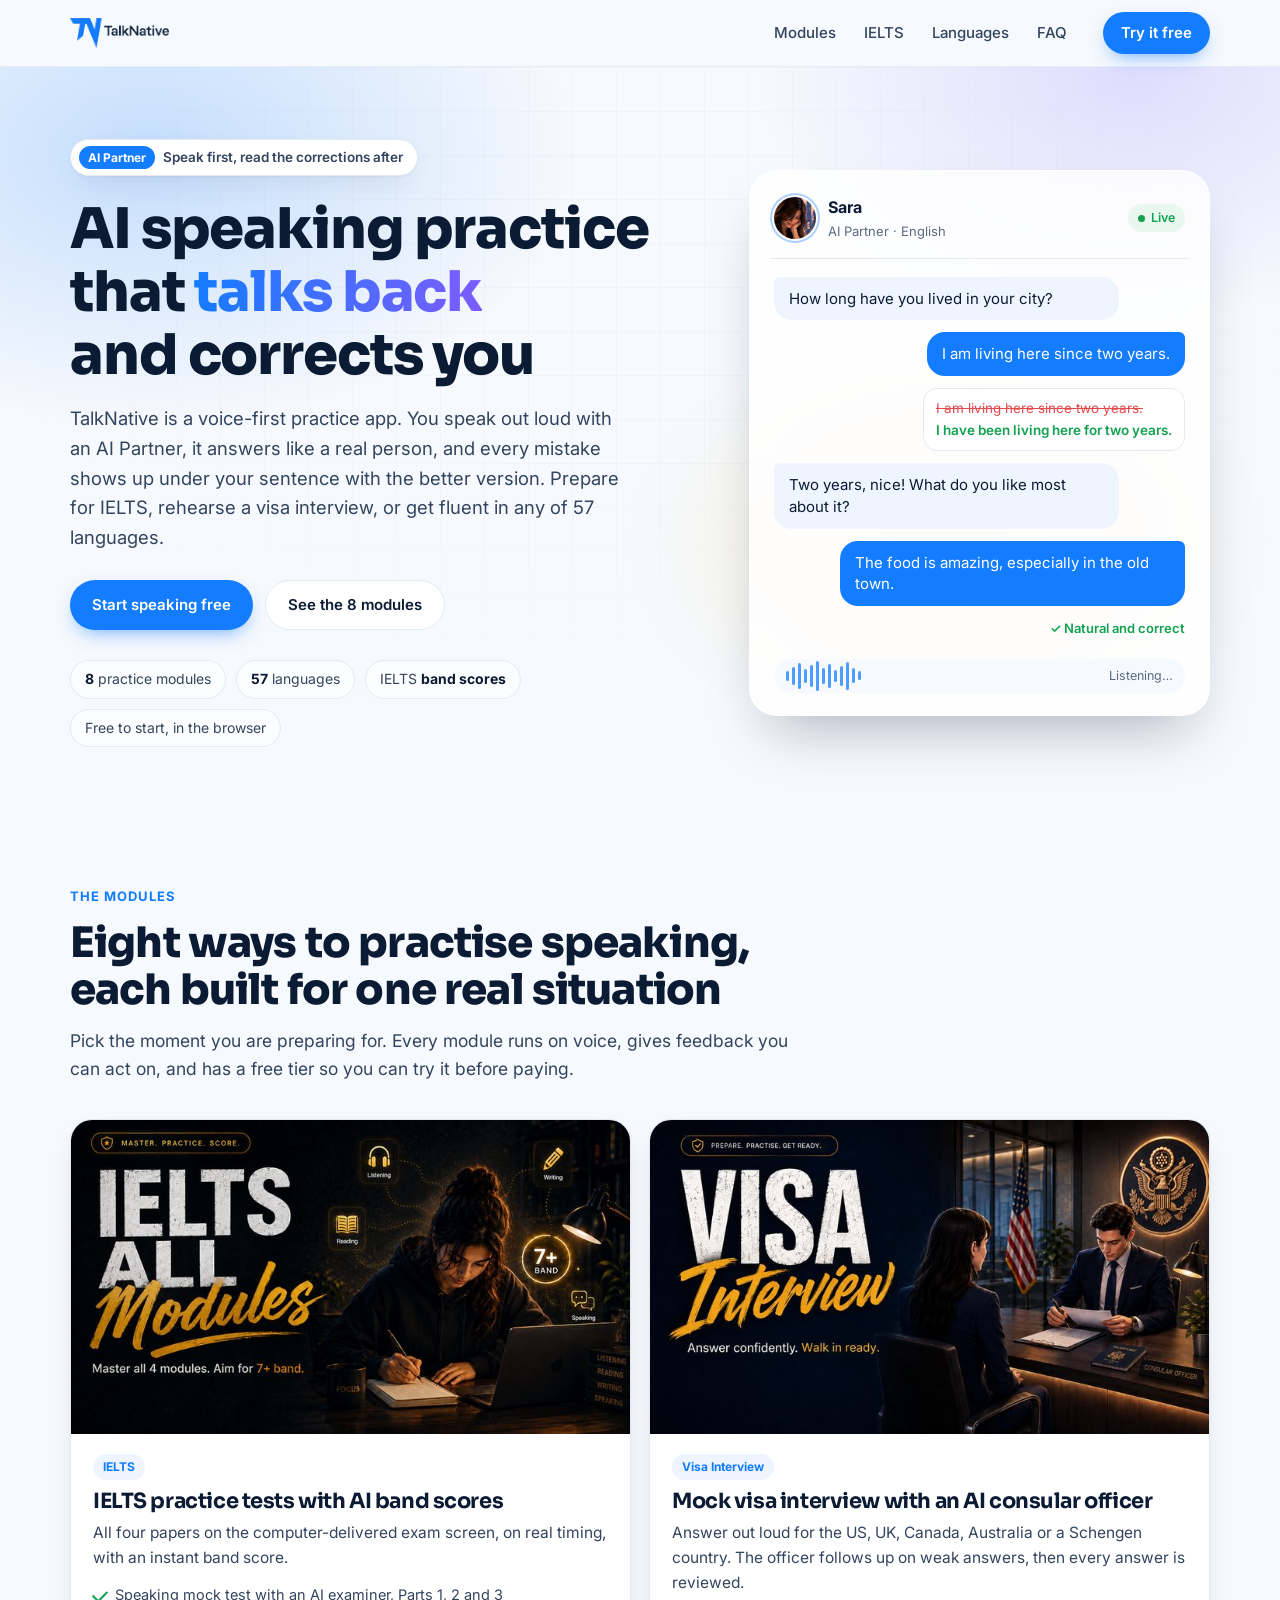
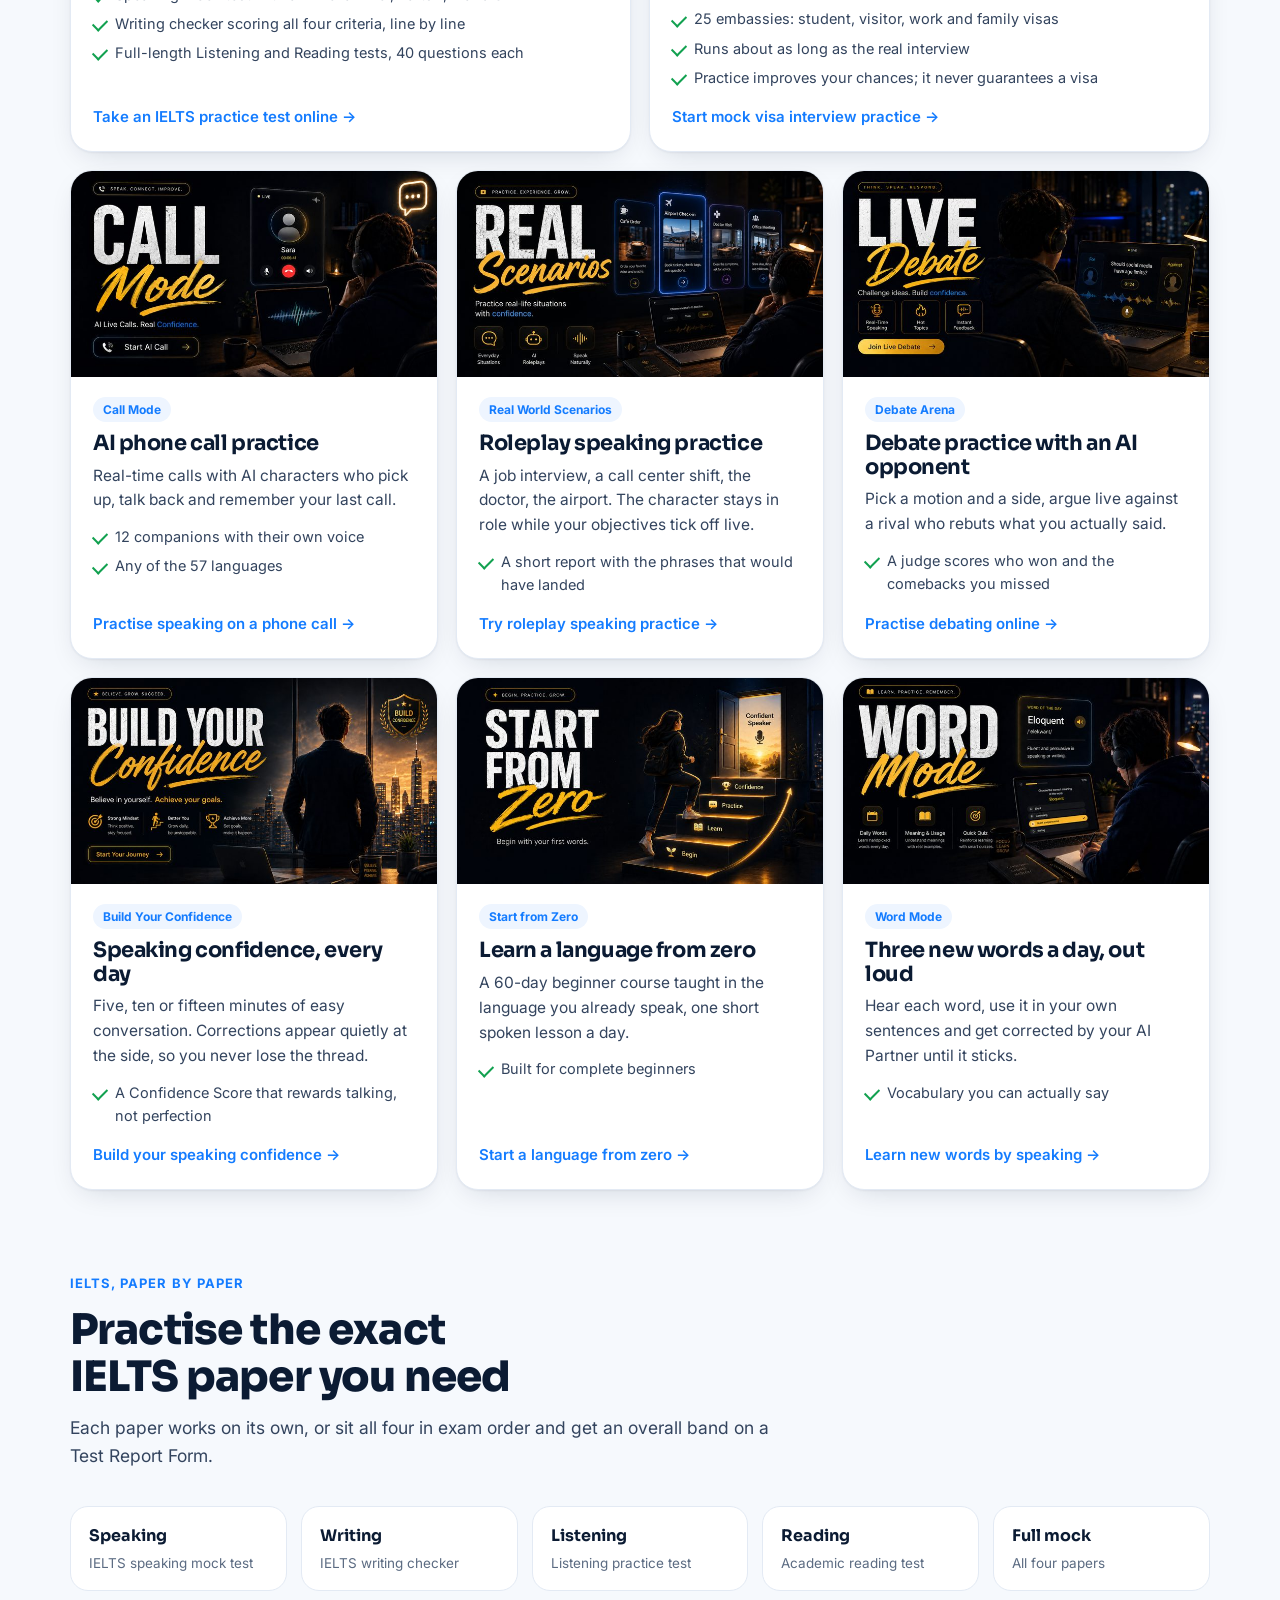
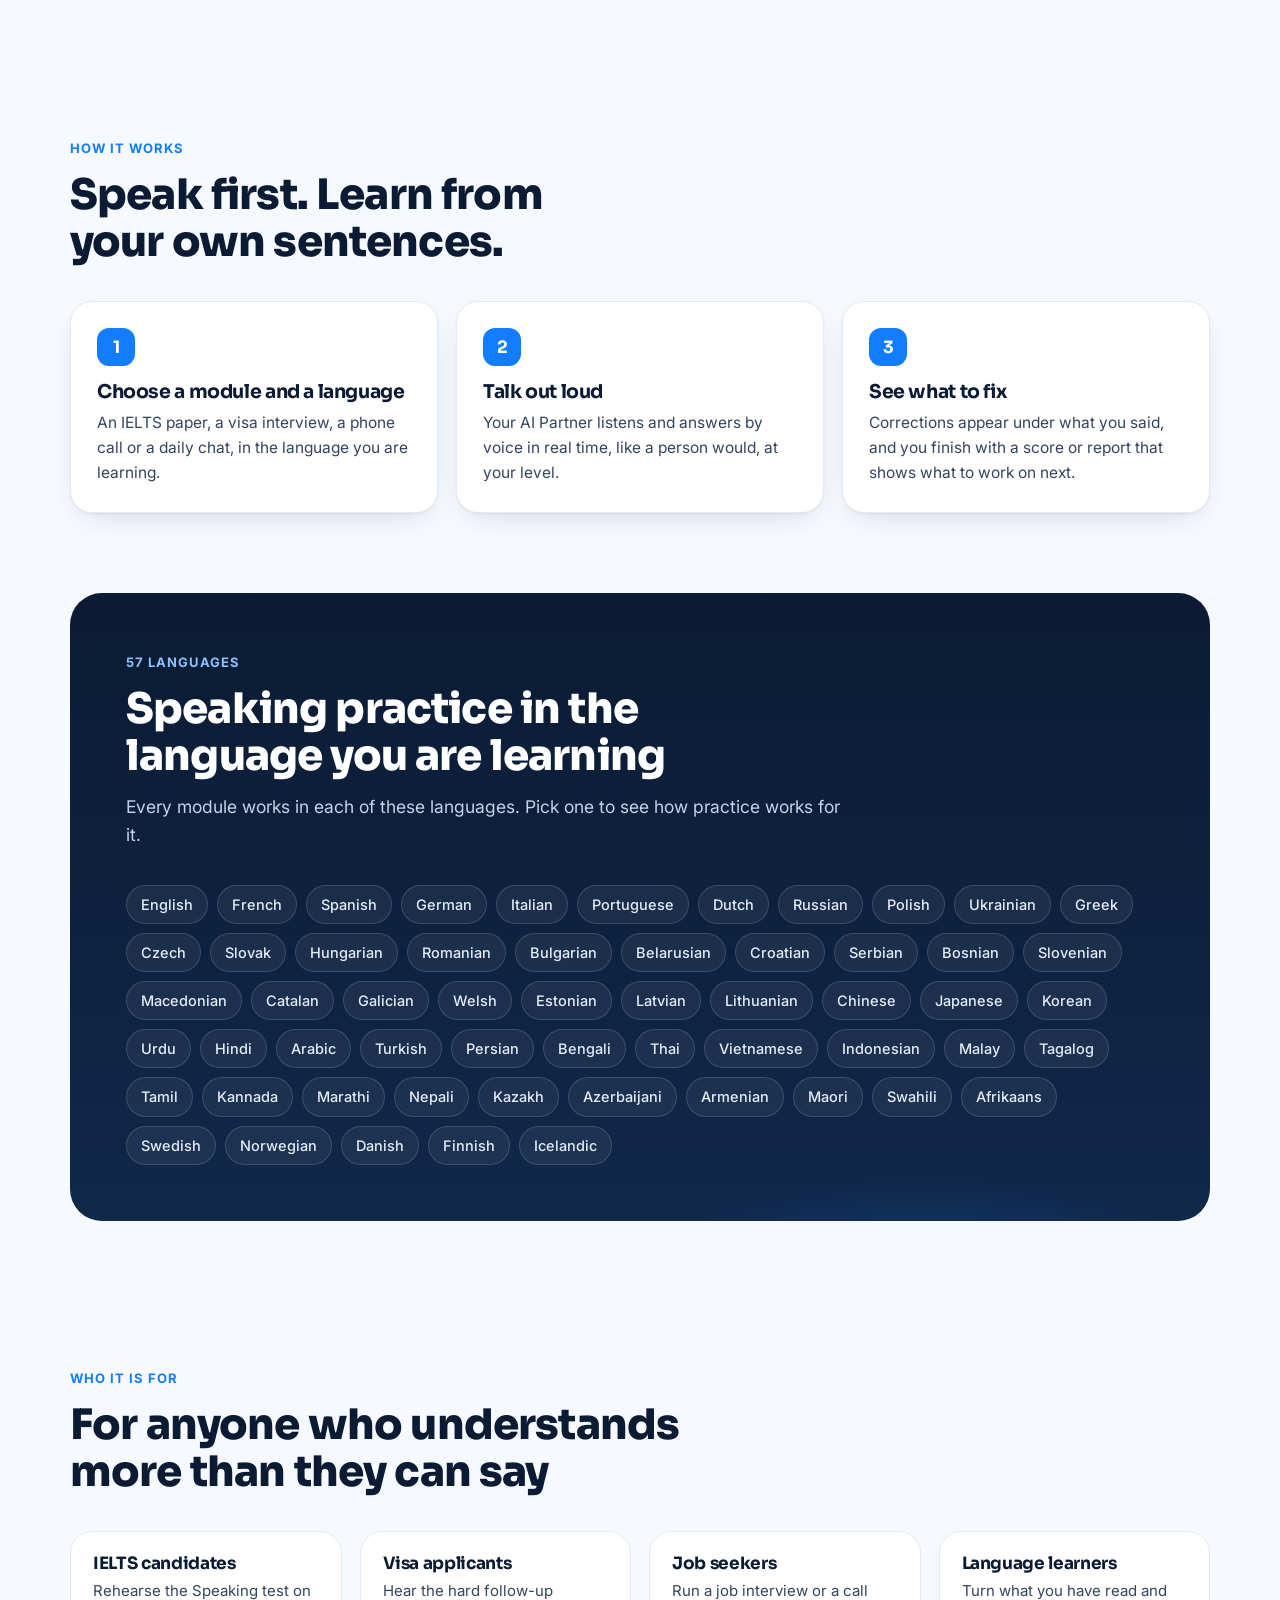
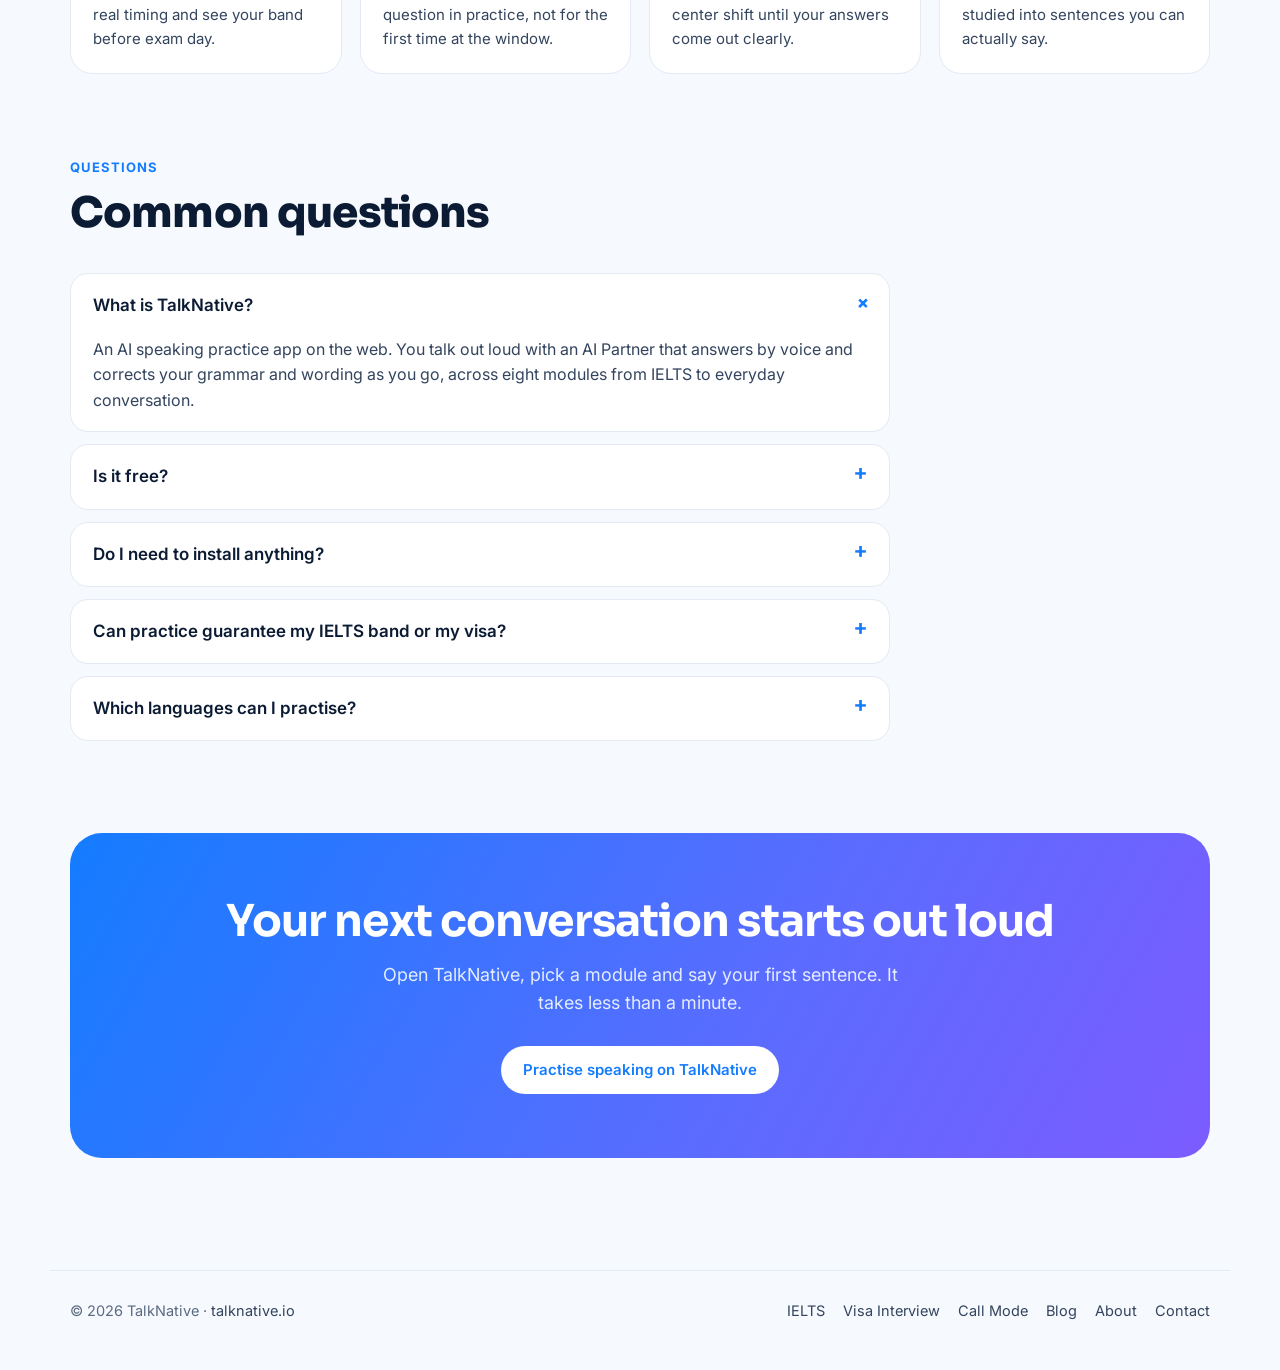
<file: index.html>
<!doctype html>
<html lang="en">
<head>
<meta charset="utf-8">
<meta name="viewport" content="width=device-width, initial-scale=1">
<title>TalkNative – AI Speaking Practice for IELTS, Visa Interviews &amp; 57 Languages</title>
<meta name="description" content="TalkNative is an AI speaking practice app: IELTS mock tests with band scores, mock visa interviews, AI phone calls, roleplays and debates in 57 languages, corrected as you speak.">
<link rel="canonical" href="https://hamzafareed12.github.io/talknative/">
<meta name="theme-color" content="#147CFF">
<link rel="icon" type="image/png" href="assets/favicon.png">
<link rel="apple-touch-icon" href="assets/icon.png">
<meta property="og:type" content="website">
<meta property="og:site_name" content="TalkNative">
<meta property="og:title" content="TalkNative – AI Speaking Practice for IELTS, Visa Interviews & 57 Languages">
<meta property="og:description" content="Speak out loud with an AI partner that talks back and corrects you: IELTS, visa interviews, phone calls, roleplays and debates in 57 languages.">
<meta property="og:url" content="https://hamzafareed12.github.io/talknative/">
<meta property="og:image" content="https://hamzafareed12.github.io/talknative/assets/og.png">
<meta name="twitter:card" content="summary_large_image">
<link rel="preconnect" href="https://fonts.googleapis.com">
<link rel="preconnect" href="https://fonts.gstatic.com" crossorigin>
<link href="https://fonts.googleapis.com/css2?family=Inter:wght@400;500;600&family=Sora:wght@600;700;800&display=swap" rel="stylesheet">
<script type="application/ld+json">
{
  "@context": "https://schema.org",
  "@graph": [
    {
      "@type": "WebPage",
      "@id": "https://hamzafareed12.github.io/talknative/#page",
      "url": "https://hamzafareed12.github.io/talknative/",
      "name": "TalkNative – AI Speaking Practice for IELTS, Visa Interviews & 57 Languages",
      "about": { "@id": "https://www.talknative.io/#app" }
    },
    {
      "@type": "SoftwareApplication",
      "@id": "https://www.talknative.io/#app",
      "name": "TalkNative",
      "url": "https://www.talknative.io/",
      "applicationCategory": "EducationalApplication",
      "operatingSystem": "Web browser",
      "description": "AI speaking practice: IELTS mock tests with band scores, mock visa interviews, AI phone calls, roleplays and debates in 57 languages.",
      "offers": { "@type": "Offer", "price": "0", "description": "Every module has a free tier" }
    }
  ]
}
</script>
<style>
:root{
  --blue:#147CFF;--blue-600:#0B63D6;--blue-50:#EEF5FF;--ink:#0B1B33;--ink-2:#33445E;--muted:#5B6B82;
  --line:#E3EAF4;--card:#FFFFFF;--bg:#F6F9FD;--amber:#FFB020;--green:#12A150;--green-50:#E9F8EF;--red:#E5484D;--red-50:#FDECEC;
  --radius:22px;--shadow:0 1px 2px rgba(11,27,51,.05),0 10px 30px -12px rgba(11,27,51,.18);
}
*{box-sizing:border-box}
html{scroll-behavior:smooth}
body{margin:0;background:var(--bg);color:var(--ink);font:16px/1.6 Inter,system-ui,-apple-system,Segoe UI,Roboto,sans-serif;-webkit-font-smoothing:antialiased}
img{max-width:100%;display:block}
a{color:inherit}
h1,h2,h3{font-family:Sora,Inter,sans-serif;letter-spacing:-.02em;line-height:1.12;margin:0}
.wrap{max-width:1180px;margin:0 auto;padding:0 20px}
:focus-visible{outline:3px solid var(--blue);outline-offset:3px;border-radius:8px}
.skip{position:absolute;left:-999px;top:8px;background:#fff;padding:8px 12px;border-radius:8px;z-index:20}
.skip:focus{left:8px}

/* header */
.top{position:sticky;top:0;z-index:10;background:rgba(246,249,253,.78);backdrop-filter:saturate(1.4) blur(14px);-webkit-backdrop-filter:saturate(1.4) blur(14px);border-bottom:1px solid rgba(227,234,244,.8)}
.top .wrap{display:flex;align-items:center;gap:24px;height:66px}
.top .logo img{height:30px;width:auto}
.top nav{display:flex;gap:4px;margin-left:auto}
.top nav a{text-decoration:none;color:var(--ink-2);font-weight:500;font-size:15px;padding:8px 12px;border-radius:999px}
.top nav a:hover{background:#fff;color:var(--ink)}
.btn{display:inline-flex;align-items:center;gap:8px;text-decoration:none;font-weight:600;border-radius:999px;padding:12px 22px;font-size:15px;transition:transform .15s,box-shadow .15s,background .15s}
.btn-primary{background:var(--blue);color:#fff;box-shadow:0 8px 20px -8px rgba(20,124,255,.7)}
.btn-primary:hover{background:var(--blue-600);transform:translateY(-1px)}
.btn-ghost{background:#fff;color:var(--ink);border:1px solid var(--line)}
.btn-ghost:hover{border-color:#c9d6e8}
.top .btn{padding:9px 18px}

/* hero */
.hero{position:relative;overflow:hidden;padding:72px 0 64px}
.hero:before{content:"";position:absolute;inset:-20% -10% auto -10%;height:780px;z-index:-1;
  background:radial-gradient(40% 50% at 18% 30%,rgba(20,124,255,.22),transparent 70%),
             radial-gradient(35% 45% at 82% 20%,rgba(124,92,255,.18),transparent 70%),
             radial-gradient(30% 40% at 70% 80%,rgba(255,176,32,.16),transparent 70%)}
.hero:after{content:"";position:absolute;inset:0;z-index:-1;opacity:.5;
  background-image:linear-gradient(rgba(11,27,51,.045) 1px,transparent 1px),linear-gradient(90deg,rgba(11,27,51,.045) 1px,transparent 1px);
  background-size:44px 44px;mask-image:radial-gradient(70% 70% at 50% 30%,#000 30%,transparent 80%);-webkit-mask-image:radial-gradient(70% 70% at 50% 30%,#000 30%,transparent 80%)}
.hero .wrap{display:grid;grid-template-columns:1.15fr .85fr;gap:56px;align-items:center}
.pill{display:inline-flex;align-items:center;gap:8px;background:#fff;border:1px solid var(--line);border-radius:999px;padding:6px 14px 6px 8px;font-size:13.5px;font-weight:600;color:var(--ink-2);box-shadow:var(--shadow)}
.pill b{background:var(--blue);color:#fff;border-radius:999px;padding:2px 9px;font-size:12px}
.hero h1{font-size:clamp(36px,4.6vw,56px);margin:22px 0 18px;font-weight:800;text-wrap:balance}
.sec-head h2{text-wrap:balance}
.hero h1 em{font-style:normal;background:linear-gradient(90deg,var(--blue),#7C5CFF);-webkit-background-clip:text;background-clip:text;color:transparent}
.lead{font-size:18.5px;color:var(--ink-2);max-width:560px;margin:0 0 28px}
.cta{display:flex;flex-wrap:wrap;gap:12px}
.facts{display:flex;flex-wrap:wrap;gap:10px;margin:30px 0 0;padding:0;list-style:none}
.facts li{background:rgba(255,255,255,.7);border:1px solid var(--line);border-radius:999px;padding:7px 14px;font-size:14px;color:var(--ink-2)}
.facts strong{color:var(--ink)}

/* hero demo card */
.demo{background:rgba(255,255,255,.82);backdrop-filter:blur(16px);-webkit-backdrop-filter:blur(16px);border:1px solid rgba(255,255,255,.9);border-radius:28px;box-shadow:0 30px 60px -24px rgba(11,27,51,.35);padding:20px}
.demo-head{display:flex;align-items:center;gap:12px;padding:4px 4px 16px;border-bottom:1px solid var(--line)}
.avatar{width:42px;height:42px;border-radius:50%;object-fit:cover;box-shadow:0 0 0 2px #fff,0 0 0 4px rgba(20,124,255,.35)}
.demo-head small{display:block;color:var(--muted);font-size:13px}
.live{margin-left:auto;display:inline-flex;align-items:center;gap:6px;font-size:12.5px;font-weight:600;color:var(--green);background:var(--green-50);padding:4px 10px;border-radius:999px}
.live:before{content:"";width:7px;height:7px;border-radius:50%;background:var(--green)}
.chat{display:flex;flex-direction:column;gap:12px;padding:18px 4px 6px}
.msg{max-width:84%;padding:11px 15px;border-radius:18px;font-size:15px;line-height:1.45}
.ai{background:var(--blue-50);border-top-left-radius:6px}
.me{background:var(--blue);color:#fff;margin-left:auto;border-top-right-radius:6px}
.fix{margin-left:auto;max-width:84%;font-size:13.5px;background:#fff;border:1px solid var(--line);border-radius:14px;padding:9px 12px;color:var(--ink-2)}
.fix s{color:var(--red);text-decoration-color:var(--red)}
.fix ins{color:var(--green);text-decoration:none;font-weight:600}
.ok{margin-left:auto;font-size:13px;color:var(--green);font-weight:600}
.wave{display:flex;align-items:center;gap:3px;height:34px;margin:14px 4px 2px;padding:0 12px;background:var(--bg);border-radius:999px}
.wave i{display:block;width:3px;border-radius:2px;background:var(--blue);opacity:.75}
.wave span{margin-left:auto;font-size:12.5px;color:var(--muted)}

/* sections */
section{padding:72px 0}
.kicker{display:inline-block;font-size:13px;font-weight:700;letter-spacing:.08em;text-transform:uppercase;color:var(--blue);margin-bottom:12px}
.sec-head{max-width:720px;margin-bottom:36px}
.sec-head h2{font-size:clamp(28px,3.6vw,42px);font-weight:800}
.sec-head p{color:var(--ink-2);font-size:17.5px;margin:14px 0 0}

/* bento */
.bento{display:grid;grid-template-columns:repeat(6,1fr);gap:18px}
.tile{grid-column:span 2;display:flex;flex-direction:column;background:var(--card);border:1px solid var(--line);border-radius:var(--radius);overflow:hidden;box-shadow:var(--shadow);transition:transform .2s,box-shadow .2s}
.tile:hover{transform:translateY(-3px);box-shadow:0 2px 4px rgba(11,27,51,.05),0 24px 44px -18px rgba(11,27,51,.3)}
.tile.wide{grid-column:span 3}
.tile figure{margin:0;aspect-ratio:16/9;overflow:hidden;background:#0B1B33}
.tile figure img{width:100%;height:100%;object-fit:cover;transition:transform .4s}
.tile:hover figure img{transform:scale(1.03)}
.tile .body{padding:20px 22px 22px;display:flex;flex-direction:column;flex:1}
.tag{align-self:flex-start;font-size:12px;font-weight:700;color:var(--blue);background:var(--blue-50);border-radius:999px;padding:3px 10px;margin-bottom:10px}
.tile h3{font-size:21px;font-weight:700;margin-bottom:8px}
.tile p{margin:0 0 12px;color:var(--ink-2);font-size:15.5px}
.tile ul{margin:0 0 16px;padding:0;list-style:none;display:grid;gap:6px}
.tile li{position:relative;padding-left:22px;font-size:14.5px;color:var(--ink-2)}
.tile li:before{content:"";position:absolute;left:0;top:.5em;width:12px;height:7px;border-left:2px solid var(--green);border-bottom:2px solid var(--green);transform:rotate(-45deg)}
.more{margin-top:auto;font-weight:600;color:var(--blue);text-decoration:none;font-size:15px}
.more:after{content:" →"}
.more:hover{text-decoration:underline;text-underline-offset:3px}

/* ielts papers */
.papers{display:grid;grid-template-columns:repeat(5,1fr);gap:14px;margin-top:22px}
.paper{display:flex;flex-direction:column;gap:4px;background:#fff;border:1px solid var(--line);border-radius:18px;padding:16px 18px;text-decoration:none;transition:border-color .15s,transform .15s}
.paper:hover{border-color:var(--blue);transform:translateY(-2px)}
.paper strong{font-family:Sora;font-size:16px}
.paper span{font-size:13.5px;color:var(--muted)}

/* steps */
.steps{display:grid;grid-template-columns:repeat(3,1fr);gap:18px;counter-reset:s}
.step{background:#fff;border:1px solid var(--line);border-radius:var(--radius);padding:26px;box-shadow:var(--shadow)}
.step:before{counter-increment:s;content:counter(s);display:grid;place-items:center;width:38px;height:38px;border-radius:12px;background:var(--blue);color:#fff;font:700 17px Sora;margin-bottom:16px}
.step h3{font-size:19px;margin-bottom:8px}
.step p{margin:0;color:var(--ink-2);font-size:15.5px}

/* languages */
.langs{display:flex;flex-wrap:wrap;gap:9px}
.langs a{text-decoration:none;background:#fff;border:1px solid var(--line);border-radius:999px;padding:7px 14px;font-size:14.5px;font-weight:500;color:var(--ink-2);transition:all .15s}
.langs a:hover{border-color:var(--blue);color:var(--blue);background:var(--blue-50)}
.band-dark{background:linear-gradient(180deg,#0B1B33,#10284A);color:#fff;border-radius:32px;padding:56px;position:relative;overflow:hidden}
.band-dark:before{content:"";position:absolute;inset:auto -10% -60% 40%;height:420px;background:radial-gradient(closest-side,rgba(20,124,255,.45),transparent)}
.band-dark .kicker{color:#8EC0FF}
.band-dark h2{color:#fff}
.band-dark p{color:#C5D3E8}
.band-dark .langs a{background:rgba(255,255,255,.06);border-color:rgba(255,255,255,.14);color:#E3ECF8}
.band-dark .langs a:hover{background:rgba(20,124,255,.25);border-color:#5EA2FF;color:#fff}

/* audience */
.who{display:grid;grid-template-columns:repeat(4,1fr);gap:18px}
.who div{background:#fff;border:1px solid var(--line);border-radius:var(--radius);padding:22px}
.who h3{font-size:17px;margin-bottom:6px}
.who p{margin:0;font-size:15px;color:var(--ink-2)}

/* faq */
.faq{max-width:820px}
details{background:#fff;border:1px solid var(--line);border-radius:18px;padding:0 22px;margin-bottom:12px}
summary{cursor:pointer;list-style:none;font-weight:600;font-size:17px;padding:18px 0;display:flex;justify-content:space-between;gap:16px}
summary::-webkit-details-marker{display:none}
summary:after{content:"+";font:600 22px/1 Sora;color:var(--blue);transition:transform .2s}
details[open] summary:after{transform:rotate(45deg)}
details p{margin:0 0 18px;color:var(--ink-2)}

/* final cta */
.final{text-align:center;background:linear-gradient(120deg,#147CFF,#5B6CFF 60%,#7C5CFF);color:#fff;border-radius:32px;padding:64px 24px}
.final h2{font-size:clamp(28px,4vw,44px);color:#fff}
.final p{color:#E4ECFF;font-size:18px;margin:14px auto 28px;max-width:560px}
.final .btn{background:#fff;color:var(--blue)}
.final .btn:hover{transform:translateY(-1px)}

footer{padding:40px 0 48px;color:var(--muted);font-size:14.5px}
footer .wrap{display:flex;flex-wrap:wrap;gap:16px 28px;align-items:center;justify-content:space-between;border-top:1px solid var(--line);padding-top:28px}
footer nav{display:flex;flex-wrap:wrap;gap:6px 18px}
footer a{text-decoration:none;color:var(--ink-2)}
footer a:hover{color:var(--blue)}

@media (max-width:1000px){
  .hero .wrap{grid-template-columns:1fr;gap:40px}
  .bento{grid-template-columns:repeat(2,1fr)}
  .tile,.tile.wide{grid-column:span 1}
  .papers{grid-template-columns:repeat(2,1fr)}
  .who{grid-template-columns:repeat(2,1fr)}
}
@media (max-width:720px){
  .top nav{display:none}
  .top .btn{margin-left:auto}
  .hero{padding:44px 0 36px}
  section{padding:52px 0}
  .bento,.steps,.who{grid-template-columns:1fr}
  .band-dark{padding:36px 22px;border-radius:24px}
  .final{border-radius:24px;padding:48px 20px}
  .lead{font-size:17px}
}
@media (prefers-reduced-motion:reduce){*{transition:none!important;scroll-behavior:auto!important}}
</style>
</head>
<body>
<a class="skip" href="#modules">Skip to the modules</a>

<header class="top">
  <div class="wrap">
    <a class="logo" href="https://www.talknative.io/" aria-label="TalkNative home"><img src="assets/logo.png" alt="TalkNative" width="99" height="30"></a>
    <nav aria-label="Sections">
      <a href="#modules">Modules</a>
      <a href="#ielts">IELTS</a>
      <a href="#languages">Languages</a>
      <a href="#faq">FAQ</a>
    </nav>
    <a class="btn btn-primary" href="https://www.talknative.io/">Try it free</a>
  </div>
</header>

<main>
<section class="hero" aria-labelledby="hero-title">
  <div class="wrap">
    <div>
      <span class="pill"><b>AI Partner</b> Speak first, read the corrections after</span>
      <h1 id="hero-title">AI speaking practice that <em>talks back</em> and corrects you</h1>
      <p class="lead">TalkNative is a voice-first practice app. You speak out loud with an AI Partner, it answers like a real person, and every mistake shows up under your sentence with the better version. Prepare for IELTS, rehearse a visa interview, or get fluent in any of 57 languages.</p>
      <div class="cta">
        <a class="btn btn-primary" href="https://www.talknative.io/">Start speaking free</a>
        <a class="btn btn-ghost" href="#modules">See the 8 modules</a>
      </div>
      <ul class="facts" aria-label="At a glance">
        <li><strong>8</strong> practice modules</li>
        <li><strong>57</strong> languages</li>
        <li>IELTS <strong>band scores</strong></li>
        <li>Free to start, in the browser</li>
      </ul>
    </div>

    <div class="demo" role="img" aria-label="Example of a TalkNative conversation where a spoken mistake is corrected under the sentence">
      <div class="demo-head">
        <img class="avatar" src="assets/sara.jpg" alt="" width="42" height="42">
        <div><strong>Sara</strong><small>AI Partner · English</small></div>
        <span class="live">Live</span>
      </div>
      <div class="chat">
        <div class="msg ai">How long have you lived in your city?</div>
        <div class="msg me">I am living here since two years.</div>
        <div class="fix"><s>I am living here since two years.</s><br><ins>I have been living here for two years.</ins></div>
        <div class="msg ai">Two years, nice! What do you like most about it?</div>
        <div class="msg me">The food is amazing, especially in the old town.</div>
        <div class="ok">✓ Natural and correct</div>
      </div>
      <div class="wave" aria-hidden="true">
        <i style="height:10px"></i><i style="height:18px"></i><i style="height:26px"></i><i style="height:14px"></i><i style="height:22px"></i><i style="height:30px"></i><i style="height:16px"></i><i style="height:24px"></i><i style="height:12px"></i><i style="height:20px"></i><i style="height:28px"></i><i style="height:15px"></i><i style="height:9px"></i>
        <span>Listening…</span>
      </div>
    </div>
  </div>
</section>

<section id="modules" aria-labelledby="modules-title">
  <div class="wrap">
    <div class="sec-head">
      <span class="kicker">The modules</span>
      <h2 id="modules-title">Eight ways to practise speaking, each built for one real situation</h2>
      <p>Pick the moment you are preparing for. Every module runs on voice, gives feedback you can act on, and has a free tier so you can try it before paying.</p>
    </div>

    <div class="bento">
      <article class="tile wide">
        <figure><img src="assets/modules/ielts.jpg" alt="IELTS practice test module poster" width="720" height="405" loading="lazy"></figure>
        <div class="body">
          <span class="tag">IELTS</span>
          <h3>IELTS practice tests with AI band scores</h3>
          <p>All four papers on the computer-delivered exam screen, on real timing, with an instant band score.</p>
          <ul>
            <li>Speaking mock test with an AI examiner, Parts 1, 2 and 3</li>
            <li>Writing checker scoring all four criteria, line by line</li>
            <li>Full-length Listening and Reading tests, 40 questions each</li>
          </ul>
          <a class="more" href="https://www.talknative.io/ielts">Take an IELTS practice test online</a>
        </div>
      </article>

      <article class="tile wide">
        <figure><img src="assets/modules/visa-interview.jpg" alt="Visa interview practice module poster" width="720" height="405" loading="lazy"></figure>
        <div class="body">
          <span class="tag">Visa Interview</span>
          <h3>Mock visa interview with an AI consular officer</h3>
          <p>Answer out loud for the US, UK, Canada, Australia or a Schengen country. The officer follows up on weak answers, then every answer is reviewed.</p>
          <ul>
            <li>25 embassies: student, visitor, work and family visas</li>
            <li>Runs about as long as the real interview</li>
            <li>Practice improves your chances; it never guarantees a visa</li>
          </ul>
          <a class="more" href="https://www.talknative.io/visa">Start mock visa interview practice</a>
        </div>
      </article>

      <article class="tile">
        <figure><img src="assets/modules/call.jpg" alt="Call Mode AI phone call practice poster" width="720" height="405" loading="lazy"></figure>
        <div class="body">
          <span class="tag">Call Mode</span>
          <h3>AI phone call practice</h3>
          <p>Real-time calls with AI characters who pick up, talk back and remember your last call.</p>
          <ul>
            <li>12 companions with their own voice</li>
            <li>Any of the 57 languages</li>
          </ul>
          <a class="more" href="https://www.talknative.io/call">Practise speaking on a phone call</a>
        </div>
      </article>

      <article class="tile">
        <figure><img src="assets/modules/scenarios.jpg" alt="Real World Scenarios roleplay module poster" width="720" height="405" loading="lazy"></figure>
        <div class="body">
          <span class="tag">Real World Scenarios</span>
          <h3>Roleplay speaking practice</h3>
          <p>A job interview, a call center shift, the doctor, the airport. The character stays in role while your objectives tick off live.</p>
          <ul>
            <li>A short report with the phrases that would have landed</li>
          </ul>
          <a class="more" href="https://www.talknative.io/scenarios">Try roleplay speaking practice</a>
        </div>
      </article>

      <article class="tile">
        <figure><img src="assets/modules/debate.jpg" alt="Debate Arena module poster" width="720" height="405" loading="lazy"></figure>
        <div class="body">
          <span class="tag">Debate Arena</span>
          <h3>Debate practice with an AI opponent</h3>
          <p>Pick a motion and a side, argue live against a rival who rebuts what you actually said.</p>
          <ul>
            <li>A judge scores who won and the comebacks you missed</li>
          </ul>
          <a class="more" href="https://www.talknative.io/debate">Practise debating online</a>
        </div>
      </article>

      <article class="tile">
        <figure><img src="assets/modules/confidence.jpg" alt="Build Your Confidence module poster" width="720" height="405" loading="lazy"></figure>
        <div class="body">
          <span class="tag">Build Your Confidence</span>
          <h3>Speaking confidence, every day</h3>
          <p>Five, ten or fifteen minutes of easy conversation. Corrections appear quietly at the side, so you never lose the thread.</p>
          <ul>
            <li>A Confidence Score that rewards talking, not perfection</li>
          </ul>
          <a class="more" href="https://www.talknative.io/confidence">Build your speaking confidence</a>
        </div>
      </article>

      <article class="tile">
        <figure><img src="assets/modules/start-from-zero.jpg" alt="Start from Zero beginner course poster" width="720" height="405" loading="lazy"></figure>
        <div class="body">
          <span class="tag">Start from Zero</span>
          <h3>Learn a language from zero</h3>
          <p>A 60-day beginner course taught in the language you already speak, one short spoken lesson a day.</p>
          <ul>
            <li>Built for complete beginners</li>
          </ul>
          <a class="more" href="https://www.talknative.io/start-from-zero">Start a language from zero</a>
        </div>
      </article>

      <article class="tile">
        <figure><img src="assets/modules/word-mode.jpg" alt="Word Mode vocabulary module poster" width="720" height="405" loading="lazy"></figure>
        <div class="body">
          <span class="tag">Word Mode</span>
          <h3>Three new words a day, out loud</h3>
          <p>Hear each word, use it in your own sentences and get corrected by your AI Partner until it sticks.</p>
          <ul>
            <li>Vocabulary you can actually say</li>
          </ul>
          <a class="more" href="https://www.talknative.io/word-mode">Learn new words by speaking</a>
        </div>
      </article>
    </div>
  </div>
</section>

<section id="ielts" aria-labelledby="ielts-title" style="padding-top:8px">
  <div class="wrap">
    <div class="sec-head">
      <span class="kicker">IELTS, paper by paper</span>
      <h2 id="ielts-title">Practise the exact IELTS paper you need</h2>
      <p>Each paper works on its own, or sit all four in exam order and get an overall band on a Test Report Form.</p>
    </div>
    <div class="papers">
      <a class="paper" href="https://www.talknative.io/ielts/speaking"><strong>Speaking</strong><span>IELTS speaking mock test</span></a>
      <a class="paper" href="https://www.talknative.io/ielts-writing"><strong>Writing</strong><span>IELTS writing checker</span></a>
      <a class="paper" href="https://www.talknative.io/ielts-listening"><strong>Listening</strong><span>Listening practice test</span></a>
      <a class="paper" href="https://www.talknative.io/ielts-reading"><strong>Reading</strong><span>Academic reading test</span></a>
      <a class="paper" href="https://www.talknative.io/ielts-complete"><strong>Full mock</strong><span>All four papers</span></a>
    </div>
  </div>
</section>

<section aria-labelledby="how-title">
  <div class="wrap">
    <div class="sec-head">
      <span class="kicker">How it works</span>
      <h2 id="how-title">Speak first. Learn from your own sentences.</h2>
    </div>
    <div class="steps">
      <div class="step"><h3>Choose a module and a language</h3><p>An IELTS paper, a visa interview, a phone call or a daily chat, in the language you are learning.</p></div>
      <div class="step"><h3>Talk out loud</h3><p>Your AI Partner listens and answers by voice in real time, like a person would, at your level.</p></div>
      <div class="step"><h3>See what to fix</h3><p>Corrections appear under what you said, and you finish with a score or report that shows what to work on next.</p></div>
    </div>
  </div>
</section>

<section id="languages" aria-labelledby="lang-title" style="padding-top:8px">
  <div class="wrap">
    <div class="band-dark">
      <div class="sec-head" style="position:relative">
        <span class="kicker">57 languages</span>
        <h2 id="lang-title">Speaking practice in the language you are learning</h2>
        <p>Every module works in each of these languages. Pick one to see how practice works for it.</p>
      </div>
      <nav class="langs" aria-label="Languages" style="position:relative">
        <a href="https://www.talknative.io/english">English</a>
        <a href="https://www.talknative.io/french">French</a>
        <a href="https://www.talknative.io/spanish">Spanish</a>
        <a href="https://www.talknative.io/german">German</a>
        <a href="https://www.talknative.io/italian">Italian</a>
        <a href="https://www.talknative.io/portuguese">Portuguese</a>
        <a href="https://www.talknative.io/dutch">Dutch</a>
        <a href="https://www.talknative.io/russian">Russian</a>
        <a href="https://www.talknative.io/polish">Polish</a>
        <a href="https://www.talknative.io/ukrainian">Ukrainian</a>
        <a href="https://www.talknative.io/greek">Greek</a>
        <a href="https://www.talknative.io/czech">Czech</a>
        <a href="https://www.talknative.io/slovak">Slovak</a>
        <a href="https://www.talknative.io/hungarian">Hungarian</a>
        <a href="https://www.talknative.io/romanian">Romanian</a>
        <a href="https://www.talknative.io/bulgarian">Bulgarian</a>
        <a href="https://www.talknative.io/belarusian">Belarusian</a>
        <a href="https://www.talknative.io/croatian">Croatian</a>
        <a href="https://www.talknative.io/serbian">Serbian</a>
        <a href="https://www.talknative.io/bosnian">Bosnian</a>
        <a href="https://www.talknative.io/slovenian">Slovenian</a>
        <a href="https://www.talknative.io/macedonian">Macedonian</a>
        <a href="https://www.talknative.io/catalan">Catalan</a>
        <a href="https://www.talknative.io/galician">Galician</a>
        <a href="https://www.talknative.io/welsh">Welsh</a>
        <a href="https://www.talknative.io/estonian">Estonian</a>
        <a href="https://www.talknative.io/latvian">Latvian</a>
        <a href="https://www.talknative.io/lithuanian">Lithuanian</a>
        <a href="https://www.talknative.io/chinese">Chinese</a>
        <a href="https://www.talknative.io/japanese">Japanese</a>
        <a href="https://www.talknative.io/korean">Korean</a>
        <a href="https://www.talknative.io/urdu">Urdu</a>
        <a href="https://www.talknative.io/hindi">Hindi</a>
        <a href="https://www.talknative.io/arabic">Arabic</a>
        <a href="https://www.talknative.io/turkish">Turkish</a>
        <a href="https://www.talknative.io/persian">Persian</a>
        <a href="https://www.talknative.io/bengali">Bengali</a>
        <a href="https://www.talknative.io/thai">Thai</a>
        <a href="https://www.talknative.io/vietnamese">Vietnamese</a>
        <a href="https://www.talknative.io/indonesian">Indonesian</a>
        <a href="https://www.talknative.io/malay">Malay</a>
        <a href="https://www.talknative.io/tagalog">Tagalog</a>
        <a href="https://www.talknative.io/tamil">Tamil</a>
        <a href="https://www.talknative.io/kannada">Kannada</a>
        <a href="https://www.talknative.io/marathi">Marathi</a>
        <a href="https://www.talknative.io/nepali">Nepali</a>
        <a href="https://www.talknative.io/kazakh">Kazakh</a>
        <a href="https://www.talknative.io/azerbaijani">Azerbaijani</a>
        <a href="https://www.talknative.io/armenian">Armenian</a>
        <a href="https://www.talknative.io/maori">Maori</a>
        <a href="https://www.talknative.io/swahili">Swahili</a>
        <a href="https://www.talknative.io/afrikaans">Afrikaans</a>
        <a href="https://www.talknative.io/swedish">Swedish</a>
        <a href="https://www.talknative.io/norwegian">Norwegian</a>
        <a href="https://www.talknative.io/danish">Danish</a>
        <a href="https://www.talknative.io/finnish">Finnish</a>
        <a href="https://www.talknative.io/icelandic">Icelandic</a>
      </nav>
    </div>
  </div>
</section>

<section aria-labelledby="who-title">
  <div class="wrap">
    <div class="sec-head">
      <span class="kicker">Who it is for</span>
      <h2 id="who-title">For anyone who understands more than they can say</h2>
    </div>
    <div class="who">
      <div><h3>IELTS candidates</h3><p>Rehearse the Speaking test on real timing and see your band before exam day.</p></div>
      <div><h3>Visa applicants</h3><p>Hear the hard follow-up question in practice, not for the first time at the window.</p></div>
      <div><h3>Job seekers</h3><p>Run a job interview or a call center shift until your answers come out clearly.</p></div>
      <div><h3>Language learners</h3><p>Turn what you have read and studied into sentences you can actually say.</p></div>
    </div>
  </div>
</section>

<section id="faq" aria-labelledby="faq-title" style="padding-top:8px">
  <div class="wrap">
    <div class="sec-head">
      <span class="kicker">Questions</span>
      <h2 id="faq-title">Common questions</h2>
    </div>
    <div class="faq">
      <details open><summary>What is TalkNative?</summary><p>An AI speaking practice app on the web. You talk out loud with an AI Partner that answers by voice and corrects your grammar and wording as you go, across eight modules from IELTS to everyday conversation.</p></details>
      <details><summary>Is it free?</summary><p>Every module has a free tier, so you can try it before you decide. Paid plans give longer practice. The <a href="https://www.talknative.io/pricing">TalkNative pricing page</a> shows what each one includes.</p></details>
      <details><summary>Do I need to install anything?</summary><p>No. It runs in any modern browser on desktop or mobile. You only need a microphone.</p></details>
      <details><summary>Can practice guarantee my IELTS band or my visa?</summary><p>No. The examiner and the visa officer decide. Practice makes your answers clearer and more confident, which improves your chances.</p></details>
      <details><summary>Which languages can I practise?</summary><p>57, from English, Spanish, French and German to Japanese, Korean, Arabic, Hindi and Urdu. <a href="https://www.talknative.io/languages">See all the languages</a>.</p></details>
    </div>
  </div>
</section>

<section style="padding-top:8px">
  <div class="wrap">
    <div class="final">
      <h2>Your next conversation starts out loud</h2>
      <p>Open TalkNative, pick a module and say your first sentence. It takes less than a minute.</p>
      <a class="btn" href="https://www.talknative.io/">Practise speaking on TalkNative</a>
    </div>
  </div>
</section>
</main>

<footer>
  <div class="wrap">
    <span>© 2026 TalkNative · <a href="https://www.talknative.io/">talknative.io</a></span>
    <nav aria-label="Footer">
      <a href="https://www.talknative.io/ielts">IELTS</a>
      <a href="https://www.talknative.io/visa">Visa Interview</a>
      <a href="https://www.talknative.io/call">Call Mode</a>
      <a href="https://www.talknative.io/blog">Blog</a>
      <a href="https://www.talknative.io/about">About</a>
      <a href="https://www.talknative.io/contact">Contact</a>
    </nav>
  </div>
</footer>
</body>
</html>
</file>
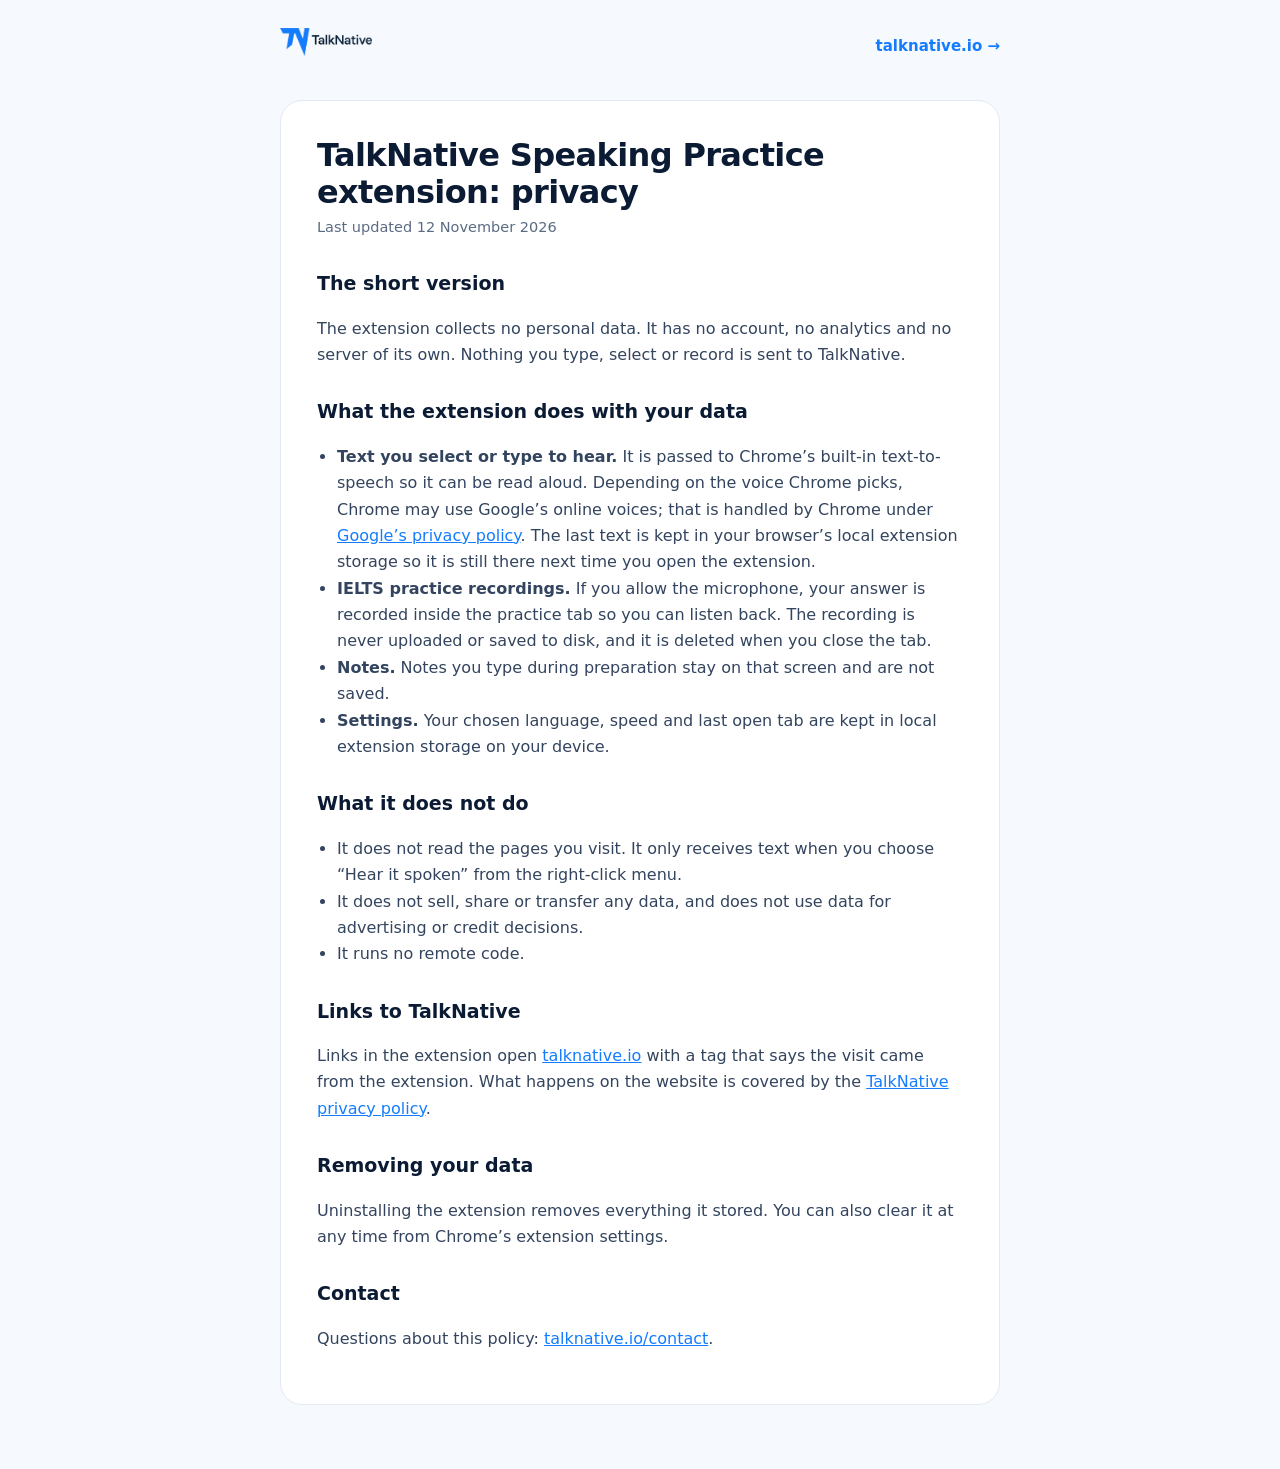
<file: extension-privacy.html>
<!doctype html>
<html lang="en">
<head>
<meta charset="utf-8">
<meta name="viewport" content="width=device-width, initial-scale=1">
<title>Privacy – TalkNative Speaking Practice extension</title>
<meta name="description" content="Privacy policy for the TalkNative Speaking Practice Chrome extension: it collects no personal data, and recordings never leave your browser.">
<link rel="canonical" href="https://hamzafareed12.github.io/talknative/extension-privacy.html">
<link rel="icon" type="image/png" href="assets/favicon.png">
<style>
:root{--blue:#147CFF;--ink:#0B1B33;--ink-2:#33445E;--muted:#5B6B82;--line:#E3EAF4;--bg:#F6F9FD}
*{box-sizing:border-box}
body{margin:0;background:var(--bg);color:var(--ink);font:16px/1.65 Inter,"Segoe UI",system-ui,sans-serif}
.wrap{max-width:760px;margin:0 auto;padding:28px 20px 64px}
header{display:flex;justify-content:space-between;align-items:center;margin-bottom:36px}
header img{height:28px;width:auto}
header a{font-weight:600;color:var(--blue);text-decoration:none;font-size:15px}
article{background:#fff;border:1px solid var(--line);border-radius:22px;padding:36px}
h1{font-size:32px;line-height:1.15;letter-spacing:-.02em;margin:0 0 6px}
.updated{color:var(--muted);margin:0 0 26px;font-size:14.5px}
h2{font-size:19px;margin:28px 0 8px}
p,li{color:var(--ink-2)}
ul{padding-left:20px}
a{color:var(--blue)}
@media (max-width:600px){article{padding:24px 20px}h1{font-size:26px}}
</style>
</head>
<body>
<div class="wrap">
  <header>
    <a href="./"><img src="assets/logo.png" alt="TalkNative"></a>
    <a href="https://www.talknative.io/">talknative.io →</a>
  </header>
  <article>
    <h1>TalkNative Speaking Practice extension: privacy</h1>
    <p class="updated">Last updated 12 November 2026</p>

    <h2>The short version</h2>
    <p>The extension collects no personal data. It has no account, no analytics and no server of its own. Nothing you type, select or record is sent to TalkNative.</p>

    <h2>What the extension does with your data</h2>
    <ul>
      <li><strong>Text you select or type to hear.</strong> It is passed to Chrome’s built-in text-to-speech so it can be read aloud. Depending on the voice Chrome picks, Chrome may use Google’s online voices; that is handled by Chrome under <a href="https://policies.google.com/privacy">Google’s privacy policy</a>. The last text is kept in your browser’s local extension storage so it is still there next time you open the extension.</li>
      <li><strong>IELTS practice recordings.</strong> If you allow the microphone, your answer is recorded inside the practice tab so you can listen back. The recording is never uploaded or saved to disk, and it is deleted when you close the tab.</li>
      <li><strong>Notes.</strong> Notes you type during preparation stay on that screen and are not saved.</li>
      <li><strong>Settings.</strong> Your chosen language, speed and last open tab are kept in local extension storage on your device.</li>
    </ul>

    <h2>What it does not do</h2>
    <ul>
      <li>It does not read the pages you visit. It only receives text when you choose “Hear it spoken” from the right-click menu.</li>
      <li>It does not sell, share or transfer any data, and does not use data for advertising or credit decisions.</li>
      <li>It runs no remote code.</li>
    </ul>

    <h2>Links to TalkNative</h2>
    <p>Links in the extension open <a href="https://www.talknative.io/">talknative.io</a> with a tag that says the visit came from the extension. What happens on the website is covered by the <a href="https://www.talknative.io/privacy-policy">TalkNative privacy policy</a>.</p>

    <h2>Removing your data</h2>
    <p>Uninstalling the extension removes everything it stored. You can also clear it at any time from Chrome’s extension settings.</p>

    <h2>Contact</h2>
    <p>Questions about this policy: <a href="https://www.talknative.io/contact">talknative.io/contact</a>.</p>
  </article>
</div>
</body>
</html>
</file>
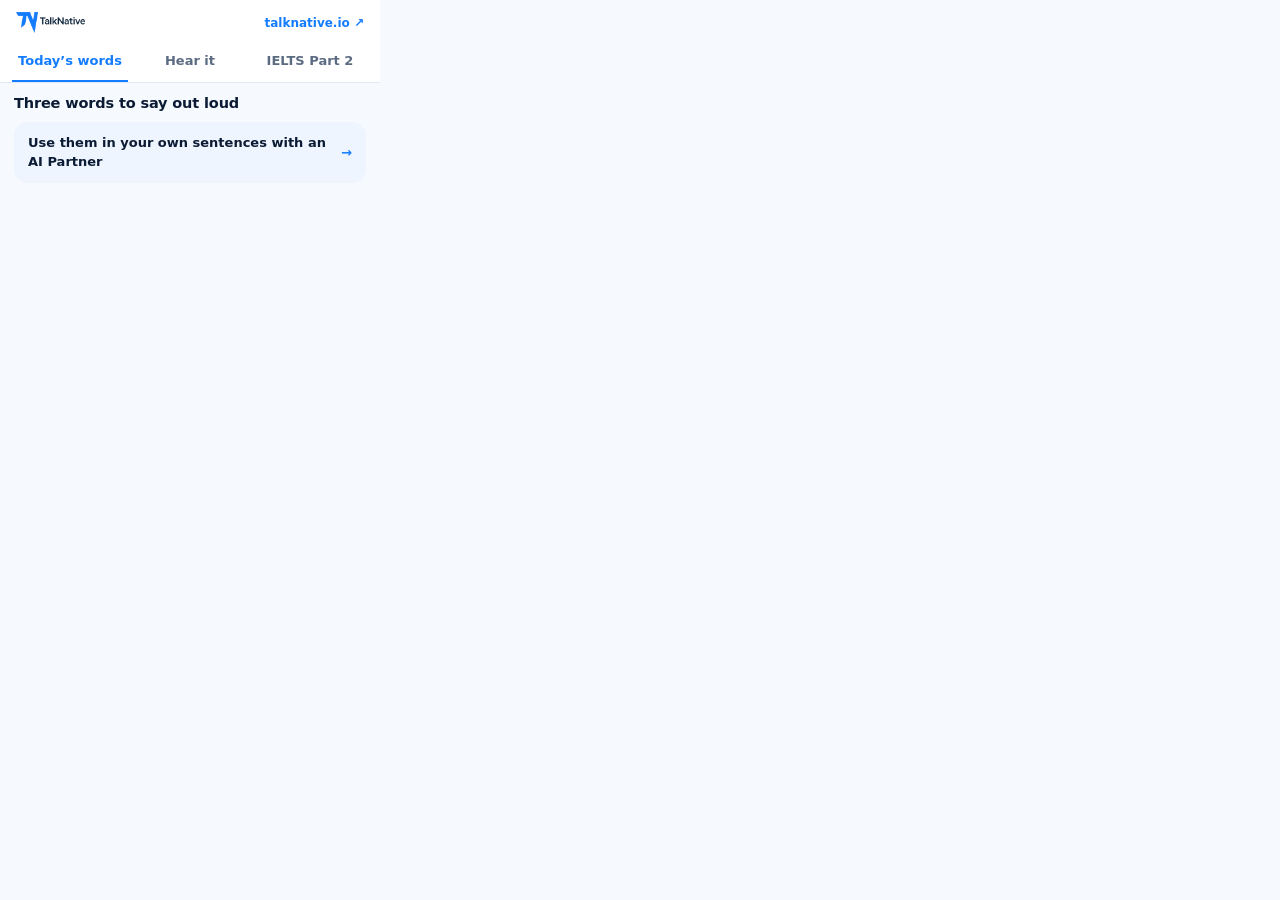
<file: chrome-extension/popup.html>
<!doctype html>
<html lang="en">
<head>
<meta charset="utf-8">
<title>TalkNative</title>
<link rel="stylesheet" href="styles.css">
<style>
body{width:380px;min-height:460px}
header{display:flex;align-items:center;justify-content:space-between;padding:12px 16px 8px;background:#fff}
header img{height:21px;width:auto}
header a{font-size:12px;font-weight:600;text-decoration:none}
.tabs{display:flex;gap:4px;padding:2px 12px 0;background:#fff;border-bottom:1px solid var(--line)}
.tab{flex:1;background:none;border:0;border-bottom:2px solid transparent;padding:8px 4px 9px;font-weight:600;color:var(--muted);font-size:13px}
.tab[aria-selected="true"]{color:var(--blue);border-bottom-color:var(--blue)}
main{padding:12px 14px 14px}
.day{display:flex;justify-content:space-between;align-items:baseline;margin-bottom:8px}
.day h2{font-size:14.5px}
.day small{color:var(--muted);font-size:12px}
.word{background:#fff;border:1px solid var(--line);border-radius:14px;padding:10px 12px;margin-bottom:8px}
.word-top{display:flex;align-items:center;gap:8px}
.word-top strong{font-size:16px}
.pos{font-size:11.5px;color:var(--muted);font-style:italic}
.word-top .icon-btn{margin-left:auto;width:28px;height:28px}
.meaning{margin:3px 0 7px;color:var(--ink-2);font-size:13px;line-height:1.4}
.example{display:flex;gap:8px;align-items:center;background:var(--bg);border-radius:10px;padding:6px 10px 6px 6px;font-size:12.5px;line-height:1.4;color:var(--ink-2)}
#p-words .link-cta{margin-top:10px}
.example .icon-btn{width:26px;height:26px}
label{display:block;font-size:12px;font-weight:600;color:var(--muted);margin:0 0 6px}
textarea{width:100%;min-height:96px;resize:vertical;border:1px solid var(--line);border-radius:14px;padding:10px 12px;font:inherit;color:var(--ink);background:#fff}
textarea:focus{outline:none;border-color:var(--blue);box-shadow:0 0 0 3px rgba(20,124,255,.15)}
.row{display:flex;gap:10px;margin-top:12px}
.row > div{flex:1}
select{width:100%;border:1px solid var(--line);border-radius:10px;padding:7px 8px;font:inherit;background:#fff;color:var(--ink)}
input[type=range]{width:100%;accent-color:var(--blue)}
.actions{display:flex;gap:8px;margin-top:12px}
.actions .btn{flex:1}
.hint{font-size:12px;color:var(--muted);margin:10px 0 0}
.detected{font-size:12px;color:var(--muted);margin-top:8px;min-height:18px}
.card{background:#fff;border:1px solid var(--line);border-radius:16px;padding:14px 16px}
.card .kicker{font-size:11px;font-weight:700;letter-spacing:.06em;text-transform:uppercase;color:var(--blue)}
.card h3{font-size:16px;margin:6px 0 8px}
.card ul{margin:0;padding-left:18px;color:var(--ink-2);font-size:13px}
.card li{margin:2px 0}
.card .small{font-size:12px;color:var(--muted);margin:10px 0 0}
</style>
</head>
<body>
<header>
  <img src="icons/logo.png" alt="TalkNative">
  <a id="site" href="https://www.talknative.io/" target="_blank">talknative.io ↗</a>
</header>

<div class="tabs" role="tablist">
  <button class="tab" role="tab" id="t-words" aria-controls="p-words" aria-selected="true">Today’s words</button>
  <button class="tab" role="tab" id="t-hear" aria-controls="p-hear" aria-selected="false">Hear it</button>
  <button class="tab" role="tab" id="t-ielts" aria-controls="p-ielts" aria-selected="false">IELTS Part 2</button>
</div>

<main>
  <section class="panel" id="p-words" role="tabpanel" aria-labelledby="t-words">
    <div class="day"><h2>Three words to say out loud</h2><small id="day-label"></small></div>
    <div id="words"></div>
    <a class="link-cta" data-utm="word-mode" href="https://www.talknative.io/word-mode" target="_blank">Use them in your own sentences with an AI Partner <span>→</span></a>
  </section>

  <section class="panel" id="p-hear" role="tabpanel" aria-labelledby="t-hear" hidden>
    <label for="text">Type or paste a word, phrase or sentence</label>
    <textarea id="text" placeholder="I have been living here for two years."></textarea>
    <div class="row">
      <div><label for="lang">Language</label><select id="lang"><option value="auto">Detect automatically</option></select></div>
      <div><label for="rate">Speed <span id="rate-val"></span></label><input id="rate" type="range" min="0.5" max="1.3" step="0.1" value="1"></div>
    </div>
    <div class="detected" id="detected" aria-live="polite"></div>
    <div class="actions">
      <button class="btn btn-primary" id="play">▶ Hear it</button>
      <button class="btn btn-ghost" id="stop">Stop</button>
    </div>
    <p class="hint">Tip: select text on any page, right-click and choose <b>Hear “…” spoken</b>.</p>
    <a class="link-cta" data-utm="hear-it" href="https://www.talknative.io/" target="_blank">Practise saying it in a real conversation <span>→</span></a>
  </section>

  <section class="panel" id="p-ielts" role="tabpanel" aria-labelledby="t-ielts" hidden>
    <div class="card">
      <span class="kicker">Today’s cue card</span>
      <h3 id="cue-prompt"></h3>
      <p class="small" style="margin:0 0 6px">You should say:</p>
      <ul id="cue-bullets"></ul>
      <p class="small">1 minute to prepare, then speak for up to 2 minutes, as in the real test. Your answer is recorded so you can listen back.</p>
    </div>
    <div class="actions">
      <button class="btn btn-primary" id="start-cue">Start timed practice</button>
      <button class="btn btn-ghost" id="new-cue">Another card</button>
    </div>
    <a class="link-cta" data-utm="ielts-part2" href="https://www.talknative.io/ielts/speaking" target="_blank">Get a band score: full IELTS Speaking mock test <span>→</span></a>
  </section>
</main>

<script src="data/words.js"></script>
<script src="data/cue-cards.js"></script>
<script src="common.js"></script>
<script src="popup.js"></script>
</body>
</html>
</file>
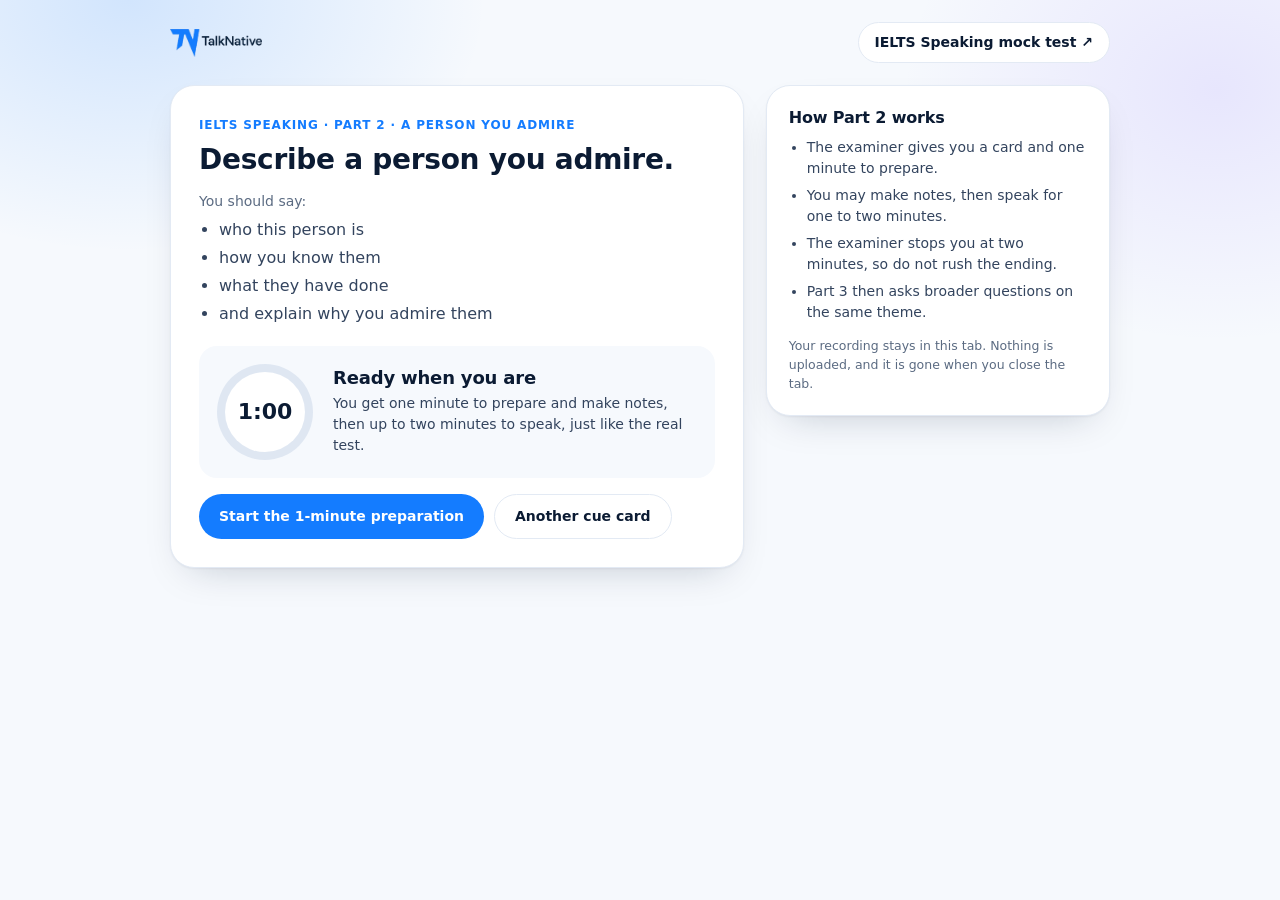
<file: chrome-extension/practice.html>
<!doctype html>
<html lang="en">
<head>
<meta charset="utf-8">
<meta name="viewport" content="width=device-width, initial-scale=1">
<title>IELTS Speaking Part 2 practice – TalkNative</title>
<link rel="icon" href="icons/icon32.png">
<link rel="stylesheet" href="styles.css">
<style>
body{min-height:100vh;background:
  radial-gradient(40% 40% at 10% 0%,rgba(20,124,255,.16),transparent 70%),
  radial-gradient(35% 40% at 95% 10%,rgba(124,92,255,.12),transparent 70%),var(--bg)}
.top{display:flex;align-items:center;justify-content:space-between;max-width:980px;margin:0 auto;padding:22px 20px}
.top img{height:28px;width:auto}
.wrap{max-width:980px;margin:0 auto;padding:0 20px 48px;display:grid;grid-template-columns:1.25fr .75fr;gap:22px;align-items:start}
.panel{background:#fff;border:1px solid var(--line);border-radius:24px;box-shadow:0 1px 2px rgba(11,27,51,.05),0 16px 40px -20px rgba(11,27,51,.25);padding:28px}
.kicker{font-size:12px;font-weight:700;letter-spacing:.07em;text-transform:uppercase;color:var(--blue)}
h1{font-size:28px;margin:8px 0 14px}
.say{color:var(--muted);margin:0 0 6px;font-size:14px}
.bullets{margin:0 0 20px;padding-left:20px;font-size:16px;color:var(--ink-2)}
.bullets li{margin:4px 0}
.stage{display:flex;align-items:center;gap:20px;padding:18px;border-radius:18px;background:var(--bg);margin-bottom:16px}
.ring{--p:0;position:relative;width:96px;height:96px;flex:none;border-radius:50%;background:conic-gradient(var(--c,var(--blue)) calc(var(--p)*1turn),#dfe7f2 0)}
.ring:after{content:"";position:absolute;inset:8px;border-radius:50%;background:#fff}
.ring span{position:absolute;inset:0;display:grid;place-items:center;z-index:1;font:700 22px/1 "Segoe UI",system-ui,sans-serif;font-variant-numeric:tabular-nums}
.stage h2{font-size:18px;margin-bottom:4px}
.stage p{margin:0;color:var(--ink-2);font-size:14px}
.rec{display:none;align-items:center;gap:6px;color:var(--red);font-weight:600;font-size:13px;margin-top:6px}
.rec:before{content:"";width:8px;height:8px;border-radius:50%;background:var(--red);animation:blink 1s infinite}
.rec.on{display:inline-flex}
@keyframes blink{50%{opacity:.25}}
textarea{width:100%;min-height:110px;border:1px solid var(--line);border-radius:14px;padding:12px 14px;font:inherit;resize:vertical}
textarea:focus{outline:none;border-color:var(--blue);box-shadow:0 0 0 3px rgba(20,124,255,.15)}
label{display:block;font-size:13px;font-weight:600;color:var(--muted);margin-bottom:6px}
.controls{display:flex;flex-wrap:wrap;gap:10px;margin-top:16px}
.controls .btn{padding:11px 20px}
audio{width:100%;margin-top:14px}
.after[hidden],.notes[hidden]{display:none}
.after h3{font-size:16px;margin:22px 0 8px}
.after ol{margin:0;padding-left:20px;color:var(--ink-2)}
.after li{margin:4px 0}
.check{list-style:none;padding:0;margin:0}
.check li{margin:8px 0}
.check label{display:flex;gap:10px;align-items:flex-start;font-weight:500;color:var(--ink-2);font-size:14px;margin:0;cursor:pointer}
.check input{margin-top:3px;accent-color:var(--green);width:16px;height:16px}
aside .panel{padding:22px}
aside h2{font-size:16px;margin-bottom:10px}
aside ul{margin:0;padding-left:18px;color:var(--ink-2);font-size:14px}
aside li{margin:6px 0}
.note{font-size:12.5px;color:var(--muted);margin:14px 0 0}
.mic-msg{margin-top:12px;padding:10px 12px;border-radius:12px;background:var(--amber-50);color:var(--amber);font-size:13px}
.mic-msg[hidden]{display:none}
@media (max-width:820px){.wrap{grid-template-columns:1fr}}
</style>
</head>
<body>
<div class="top">
  <img src="icons/logo.png" alt="TalkNative">
  <a class="btn btn-ghost" href="https://www.talknative.io/ielts/speaking" data-utm="practice-header" target="_blank">IELTS Speaking mock test ↗</a>
</div>

<div class="wrap">
  <main class="panel">
    <span class="kicker">IELTS Speaking · Part 2 · <span id="topic"></span></span>
    <h1 id="prompt"></h1>
    <p class="say">You should say:</p>
    <ul class="bullets" id="bullets"></ul>

    <div class="stage">
      <div class="ring" id="ring"><span id="clock">1:00</span></div>
      <div>
        <h2 id="stage-title">Ready when you are</h2>
        <p id="stage-text">You get one minute to prepare and make notes, then up to two minutes to speak, just like the real test.</p>
        <span class="rec" id="rec">Recording</span>
      </div>
    </div>

    <div class="notes" id="notes-box">
      <label for="notes">Your notes (only on this screen, never saved)</label>
      <textarea id="notes" placeholder="Key words for each point…"></textarea>
    </div>

    <div class="controls">
      <button class="btn btn-primary" id="go">Start the 1-minute preparation</button>
      <button class="btn btn-ghost" id="skip" hidden>Start speaking now</button>
      <button class="btn btn-ghost" id="finish" hidden>I’ve finished</button>
      <button class="btn btn-ghost" id="next">Another cue card</button>
    </div>
    <p class="mic-msg" id="mic-msg" hidden></p>

    <section class="after" id="after" hidden>
      <h3>Listen to your answer</h3>
      <audio id="playback" controls></audio>
      <h3>Check yourself</h3>
      <ul class="check">
        <li><label><input type="checkbox"> I covered all four points on the card</label></li>
        <li><label><input type="checkbox"> I kept going for most of the two minutes</label></li>
        <li><label><input type="checkbox"> I gave reasons and examples, not just facts</label></li>
        <li><label><input type="checkbox"> I used linking words: “because”, “although”, “what I mean is”</label></li>
        <li><label><input type="checkbox"> I corrected myself without stopping for long</label></li>
      </ul>
      <h3>The examiner may then ask (Part 3)</h3>
      <ol id="part3"></ol>
      <a class="link-cta" href="https://www.talknative.io/ielts/speaking" data-utm="practice-result" target="_blank">Want a band score? Take the full IELTS Speaking mock test with an AI examiner <span>→</span></a>
    </section>
  </main>

  <aside>
    <div class="panel">
      <h2>How Part 2 works</h2>
      <ul>
        <li>The examiner gives you a card and one minute to prepare.</li>
        <li>You may make notes, then speak for one to two minutes.</li>
        <li>The examiner stops you at two minutes, so do not rush the ending.</li>
        <li>Part 3 then asks broader questions on the same theme.</li>
      </ul>
      <p class="note">Your recording stays in this tab. Nothing is uploaded, and it is gone when you close the tab.</p>
    </div>
  </aside>
</div>

<script src="data/cue-cards.js"></script>
<script src="common.js"></script>
<script src="practice.js"></script>
</body>
</html>
</file>
<file: chrome-extension/styles.css>
:root{
  --blue:#147CFF;--blue-600:#0B63D6;--blue-50:#EEF5FF;--ink:#0B1B33;--ink-2:#33445E;--muted:#5B6B82;
  --line:#E3EAF4;--bg:#F6F9FD;--green:#12A150;--green-50:#E9F8EF;--amber:#B26B00;--amber-50:#FFF4E0;--red:#E5484D;
}
*{box-sizing:border-box}
[hidden]{display:none!important}
body{margin:0;background:var(--bg);color:var(--ink);font:14px/1.5 "Segoe UI",system-ui,-apple-system,Roboto,Inter,sans-serif;-webkit-font-smoothing:antialiased}
h1,h2,h3{margin:0;letter-spacing:-.01em;line-height:1.2}
a{color:var(--blue)}
button{font:inherit;cursor:pointer}
:focus-visible{outline:2px solid var(--blue);outline-offset:2px;border-radius:8px}
.btn{display:inline-flex;align-items:center;justify-content:center;gap:6px;border:0;border-radius:999px;padding:9px 16px;font-weight:600;text-decoration:none;transition:background .15s,transform .1s}
.btn:active{transform:translateY(1px)}
.btn-primary{background:var(--blue);color:#fff}
.btn-primary:hover{background:var(--blue-600)}
.btn-ghost{background:#fff;color:var(--ink);border:1px solid var(--line)}
.btn-ghost:hover{border-color:#c6d4e8}
.btn[disabled]{opacity:.5;cursor:default}
.icon-btn{display:inline-grid;place-items:center;width:30px;height:30px;border-radius:50%;border:1px solid var(--line);background:#fff;color:var(--blue);flex:none}
.icon-btn:hover{background:var(--blue-50);border-color:#bcd7ff}
.icon-btn svg{width:15px;height:15px}
.link-cta{display:flex;align-items:center;justify-content:space-between;gap:10px;margin-top:12px;padding:11px 14px;border-radius:14px;background:var(--blue-50);color:var(--ink);text-decoration:none;font-weight:600;font-size:13px}
.link-cta span{color:var(--blue)}
.link-cta:hover{background:#e2eeff}
</file>
